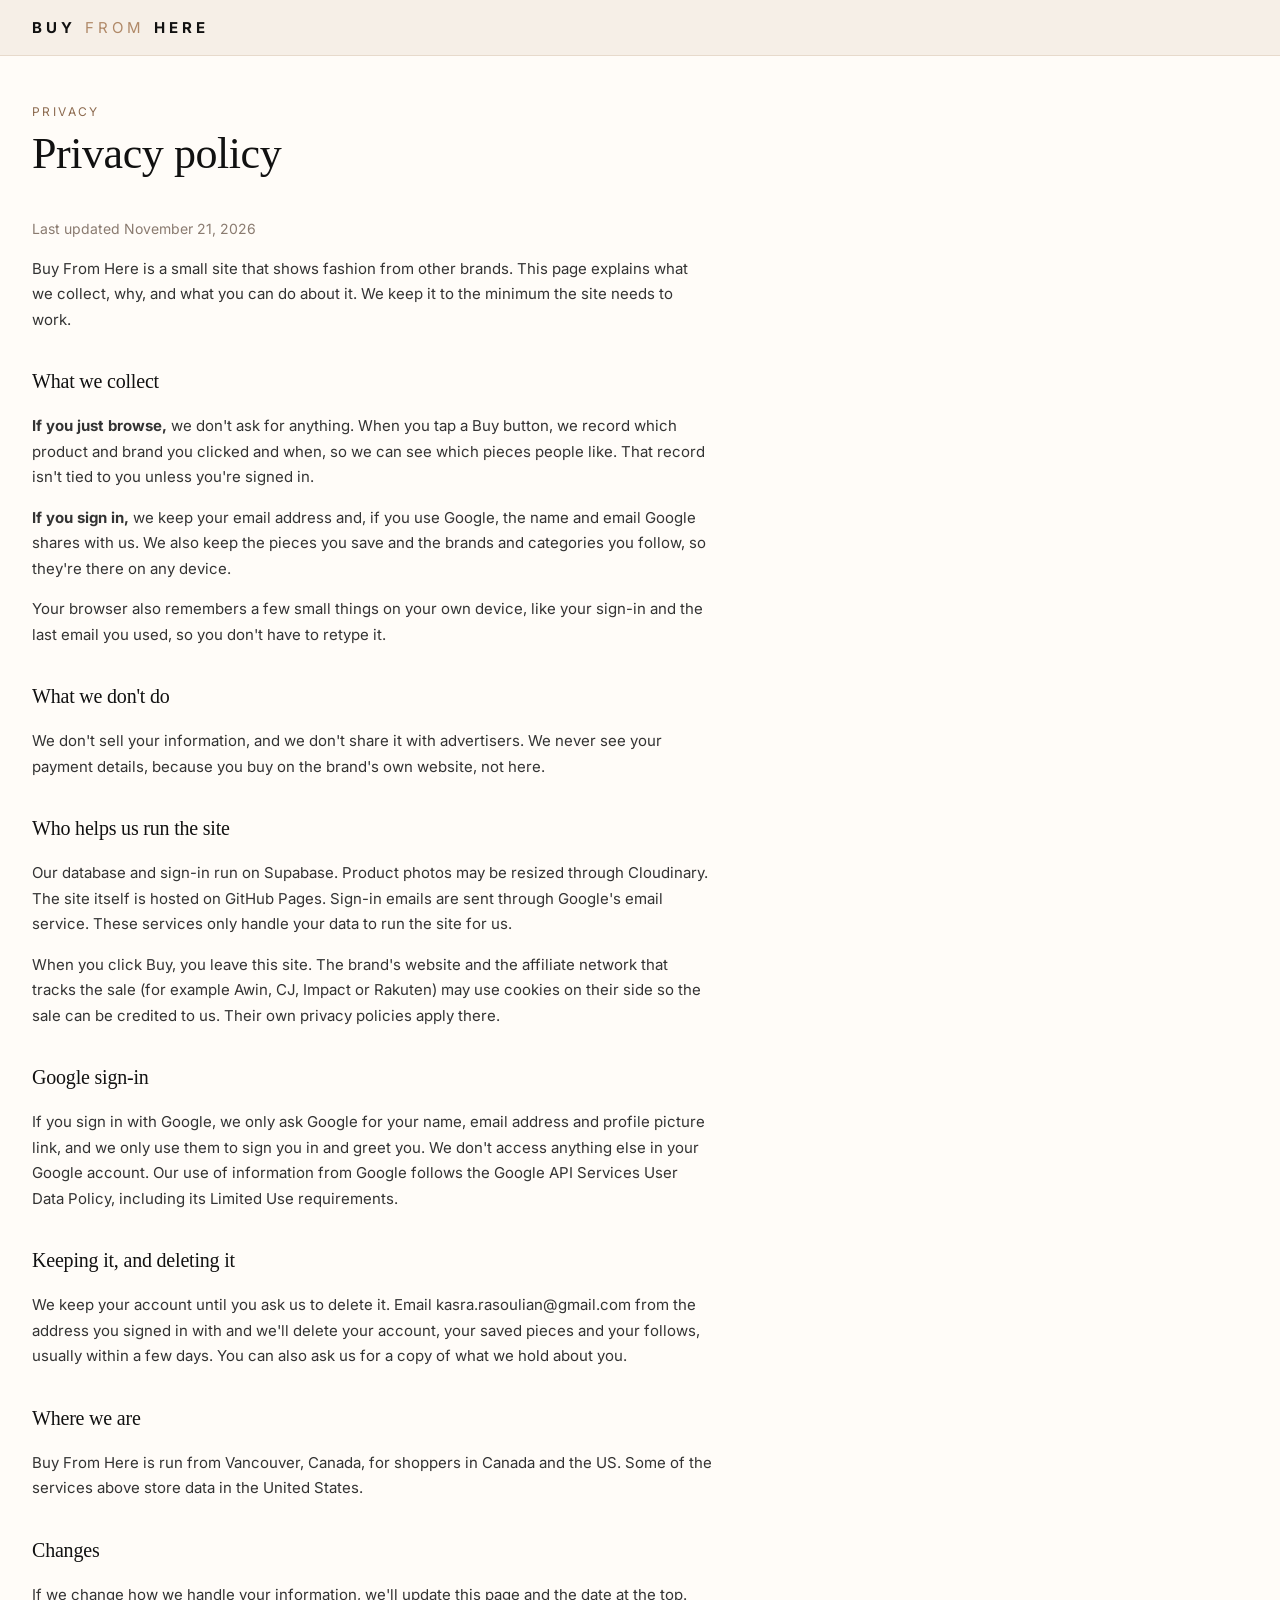
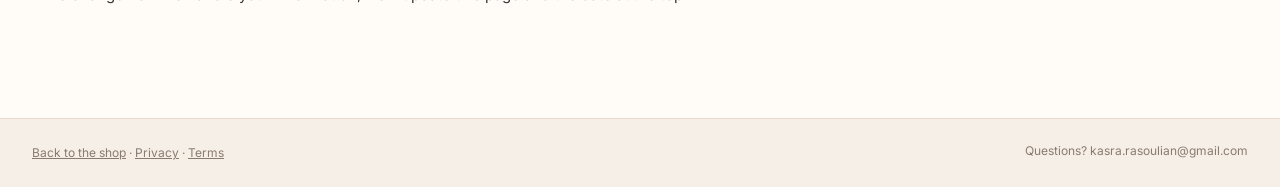
<file: privacy.html>
<!doctype html>
<html lang="en">
<head>
  <meta charset="utf-8">
  <meta name="viewport" content="width=device-width, initial-scale=1">
  <title>Privacy policy — Buy From Here</title>
  <link rel="preconnect" href="https://fonts.googleapis.com">
  <link href="https://fonts.googleapis.com/css2?family=Inter:wght@400;500;600;700&display=swap" rel="stylesheet">
  <link rel="stylesheet" href="style.css?v=202611212310">
</head>
<body>
  <header class="site-header"><div class="wrap header-row"><a href="./" class="logo">Buy <span>From</span> Here</a></div></header>
  <main class="wrap"><div class="home"><section class="intro"><div><p class="eyebrow">Privacy</p><h1>Privacy policy</h1></div></section>
  <div class="prose">
  <p class="muted">Last updated November 21, 2026</p>
  <p>Buy From Here is a small site that shows fashion from other brands. This page explains what we collect, why, and what you can do about it. We keep it to the minimum the site needs to work.</p>

  <h2>What we collect</h2>
  <p><strong>If you just browse,</strong> we don't ask for anything. When you tap a Buy button, we record which product and brand you clicked and when, so we can see which pieces people like. That record isn't tied to you unless you're signed in.</p>
  <p><strong>If you sign in,</strong> we keep your email address and, if you use Google, the name and email Google shares with us. We also keep the pieces you save and the brands and categories you follow, so they're there on any device.</p>
  <p>Your browser also remembers a few small things on your own device, like your sign-in and the last email you used, so you don't have to retype it.</p>

  <h2>What we don't do</h2>
  <p>We don't sell your information, and we don't share it with advertisers. We never see your payment details, because you buy on the brand's own website, not here.</p>

  <h2>Who helps us run the site</h2>
  <p>Our database and sign-in run on Supabase. Product photos may be resized through Cloudinary. The site itself is hosted on GitHub Pages. Sign-in emails are sent through Google's email service. These services only handle your data to run the site for us.</p>
  <p>When you click Buy, you leave this site. The brand's website and the affiliate network that tracks the sale (for example Awin, CJ, Impact or Rakuten) may use cookies on their side so the sale can be credited to us. Their own privacy policies apply there.</p>

  <h2>Google sign-in</h2>
  <p>If you sign in with Google, we only ask Google for your name, email address and profile picture link, and we only use them to sign you in and greet you. We don't access anything else in your Google account. Our use of information from Google follows the Google API Services User Data Policy, including its Limited Use requirements.</p>

  <h2>Keeping it, and deleting it</h2>
  <p>We keep your account until you ask us to delete it. Email kasra.rasoulian@gmail.com from the address you signed in with and we'll delete your account, your saved pieces and your follows, usually within a few days. You can also ask us for a copy of what we hold about you.</p>

  <h2>Where we are</h2>
  <p>Buy From Here is run from Vancouver, Canada, for shoppers in Canada and the US. Some of the services above store data in the United States.</p>

  <h2>Changes</h2>
  <p>If we change how we handle your information, we'll update this page and the date at the top.</p>
  </div></div></main>
  <footer class="site-footer"><div class="wrap footer-row"><span><a href="./" class="underline">Back to the shop</a> · <a href="privacy.html" class="underline">Privacy</a> · <a href="terms.html" class="underline">Terms</a></span><span>Questions? kasra.rasoulian@gmail.com</span></div></footer>
</body>
</html>
</file>
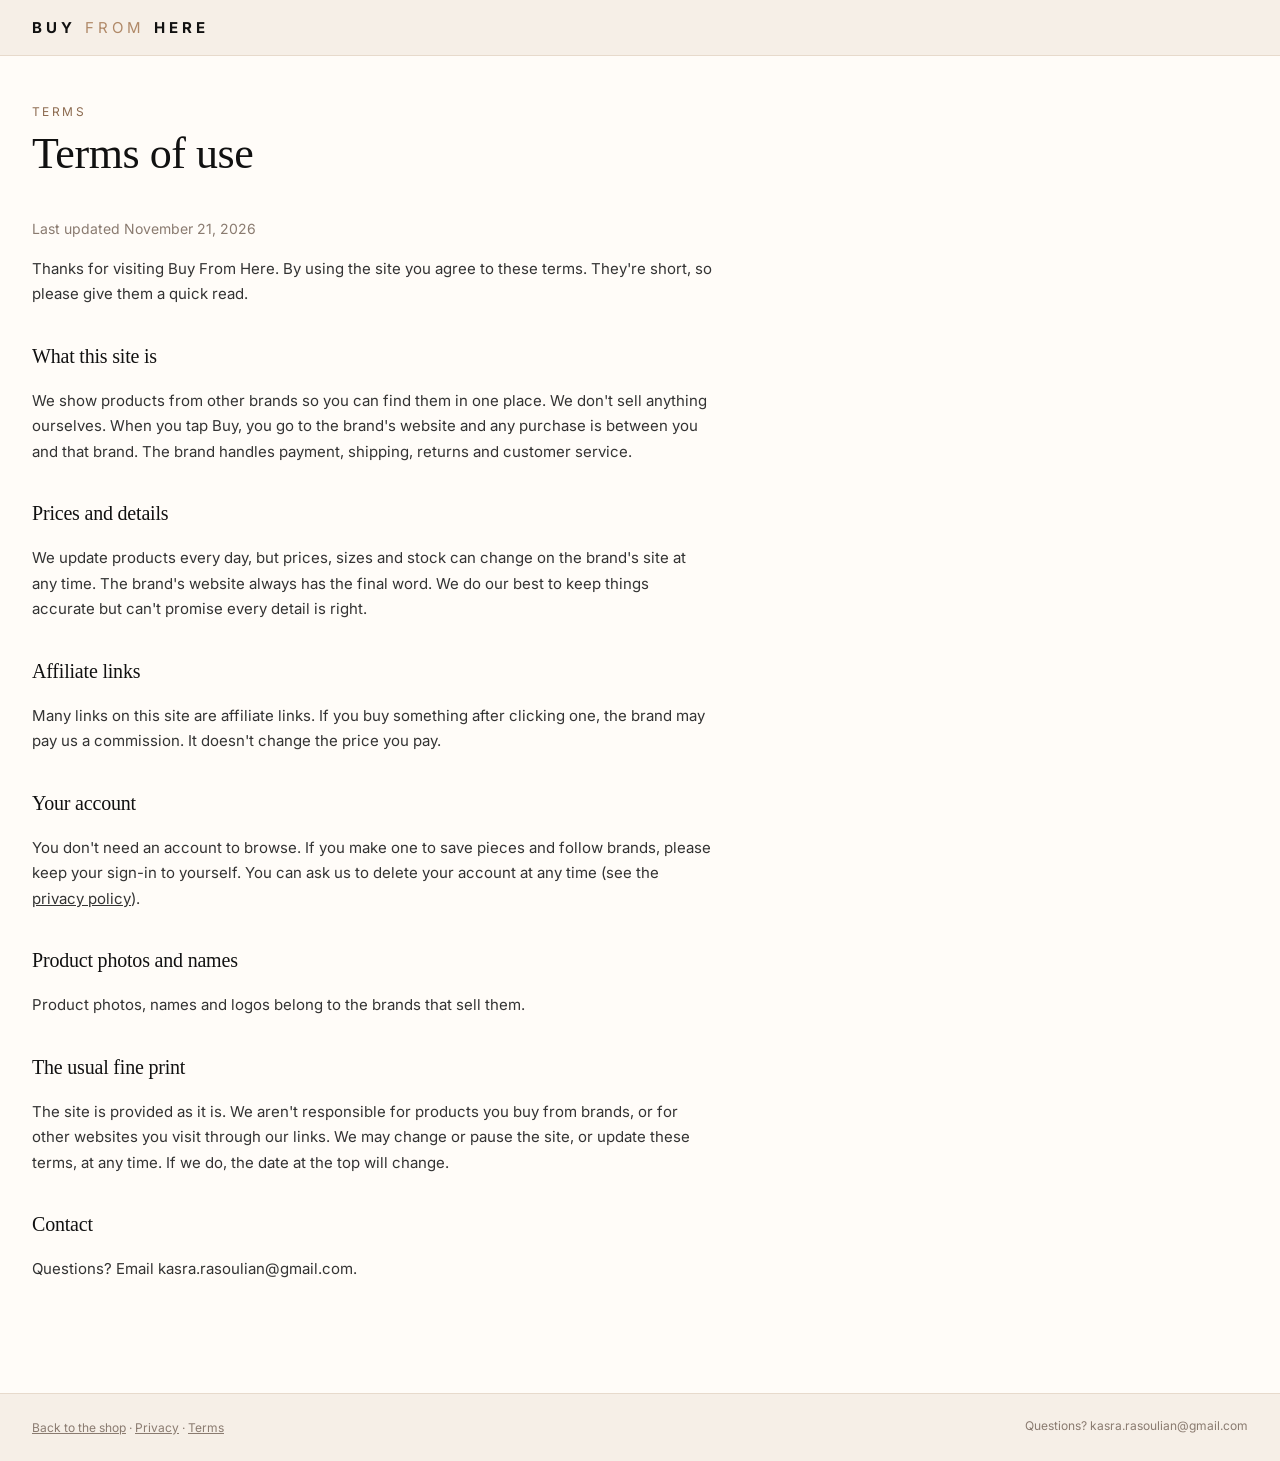
<file: terms.html>
<!doctype html>
<html lang="en">
<head>
  <meta charset="utf-8">
  <meta name="viewport" content="width=device-width, initial-scale=1">
  <title>Terms of use — Buy From Here</title>
  <link rel="preconnect" href="https://fonts.googleapis.com">
  <link href="https://fonts.googleapis.com/css2?family=Inter:wght@400;500;600;700&display=swap" rel="stylesheet">
  <link rel="stylesheet" href="style.css?v=202611212310">
</head>
<body>
  <header class="site-header"><div class="wrap header-row"><a href="./" class="logo">Buy <span>From</span> Here</a></div></header>
  <main class="wrap"><div class="home"><section class="intro"><div><p class="eyebrow">Terms</p><h1>Terms of use</h1></div></section>
  <div class="prose">
  <p class="muted">Last updated November 21, 2026</p>
  <p>Thanks for visiting Buy From Here. By using the site you agree to these terms. They're short, so please give them a quick read.</p>

  <h2>What this site is</h2>
  <p>We show products from other brands so you can find them in one place. We don't sell anything ourselves. When you tap Buy, you go to the brand's website and any purchase is between you and that brand. The brand handles payment, shipping, returns and customer service.</p>

  <h2>Prices and details</h2>
  <p>We update products every day, but prices, sizes and stock can change on the brand's site at any time. The brand's website always has the final word. We do our best to keep things accurate but can't promise every detail is right.</p>

  <h2>Affiliate links</h2>
  <p>Many links on this site are affiliate links. If you buy something after clicking one, the brand may pay us a commission. It doesn't change the price you pay.</p>

  <h2>Your account</h2>
  <p>You don't need an account to browse. If you make one to save pieces and follow brands, please keep your sign-in to yourself. You can ask us to delete your account at any time (see the <a href="privacy.html" class="underline">privacy policy</a>).</p>

  <h2>Product photos and names</h2>
  <p>Product photos, names and logos belong to the brands that sell them.</p>

  <h2>The usual fine print</h2>
  <p>The site is provided as it is. We aren't responsible for products you buy from brands, or for other websites you visit through our links. We may change or pause the site, or update these terms, at any time. If we do, the date at the top will change.</p>

  <h2>Contact</h2>
  <p>Questions? Email kasra.rasoulian@gmail.com.</p>
  </div></div></main>
  <footer class="site-footer"><div class="wrap footer-row"><span><a href="./" class="underline">Back to the shop</a> · <a href="privacy.html" class="underline">Privacy</a> · <a href="terms.html" class="underline">Terms</a></span><span>Questions? kasra.rasoulian@gmail.com</span></div></footer>
</body>
</html>
</file>
<file: style.css>
* { box-sizing: border-box; }
body { margin: 0; font-family: Inter, system-ui, sans-serif; color: #111; background: #fff; }
a { color: #111; text-decoration: none; }
a:hover { color: #555; }
.sr { position: absolute; width: 1px; height: 1px; overflow: hidden; clip: rect(0 0 0 0); white-space: nowrap; }
.wrap { max-width: 1360px; margin: 0 auto; padding-left: 32px; padding-right: 32px; }

/* Header */
.site-header { border-bottom: 1px solid #e6e6e6; position: sticky; top: 0; background: #fff; z-index: 2; }
.header-row { display: flex; flex-wrap: wrap; align-items: center; gap: 24px; padding-top: 18px; padding-bottom: 18px; }
.logo { font-size: 15px; font-weight: 700; letter-spacing: .28em; text-transform: uppercase; white-space: nowrap; }
.logo span { font-weight: 400; }
.nav { display: flex; gap: 22px; font-size: 14px; }
.nav a { color: #6b6b6b; }
.nav a.active { color: #111; font-weight: 600; border-bottom: 1px solid #111; padding-bottom: 2px; }
.search { flex: 1 1 240px; min-width: 0; }
.search input { width: 100%; height: 44px; border: 1px solid #e0e0e0; border-radius: 22px; padding: 0 20px; font: inherit; font-size: 14px; background: #f6f6f6; color: #111; outline: none; }
.search input:focus { border-color: #111; background: #fff; }

/* Buttons */
.btn { height: 44px; padding: 0 22px; border-radius: 22px; font: inherit; font-size: 14px; font-weight: 600; cursor: pointer; border: 1px solid #dcdcdc; background: #fff; color: #111; }
.btn-dark { border-color: #111; background: #111; color: #fff; }
.chip { height: 44px; padding: 0 18px; border-radius: 22px; font: inherit; font-size: 13px; font-weight: 500; cursor: pointer; border: 1px solid #dcdcdc; background: #fff; color: #111; }
.chip[aria-pressed="true"] { border-color: #111; background: #111; color: #fff; }

/* Home */
.home { padding: 48px 0 96px; }
.intro { display: flex; flex-wrap: wrap; align-items: flex-end; justify-content: space-between; gap: 24px; margin-bottom: 40px; }
.eyebrow { margin: 0 0 12px; font-size: 12px; letter-spacing: .2em; text-transform: uppercase; color: #6b6b6b; }
h1 { margin: 0; font-size: 44px; line-height: 1.05; font-weight: 600; letter-spacing: -.02em; }
.chips { display: flex; flex-wrap: wrap; gap: 8px; }
.feed { column-width: 280px; column-gap: 20px; }
.pin { display: block; break-inside: avoid; margin-bottom: 28px; }
.pin-meta { display: flex; align-items: center; gap: 10px; padding: 12px 2px 0; font-size: 13px; }
.pin-meta strong { font-weight: 600; }
.pin-meta span:last-child { color: #6b6b6b; margin-left: auto; }
.dot { display: block; position: relative; box-sizing: border-box; width: 26px; height: 26px; min-width: 26px; border-radius: 50%; border: 1px solid #ddd; flex: 0 0 auto; background-size: cover; background-position: center; }

/* Image tile (placeholder or real image) */
.img { border-radius: 14px; overflow: hidden; display: flex; align-items: flex-end; padding: 16px; transition: opacity .2s; position: relative; }
.img img { position: absolute; inset: 0; width: 100%; height: 100%; object-fit: cover; }
.img .label { font-size: 11px; letter-spacing: .18em; text-transform: uppercase; position: relative; }
a:hover .img { opacity: .88; }

/* Profile */
.profile { padding: 64px 0 96px; }
.back { display: inline-flex; align-items: center; gap: 8px; min-height: 44px; font-size: 14px; color: #6b6b6b; }
.hero { display: flex; flex-direction: column; align-items: center; text-align: center; gap: 16px; margin: 16px 0 48px; }
.avatar { width: 132px; height: 132px; border-radius: 50%; border: 1px solid #ddd; background-size: cover; background-position: center; }
.hero h1 { font-size: 40px; margin-top: 8px; }
.by { margin: 0; font-size: 14px; color: #6b6b6b; }
.by a { font-weight: 600; }
.bio { margin: 4px 0 0; max-width: 460px; font-size: 15px; line-height: 1.6; color: #333; }
.actions { display: flex; gap: 10px; margin-top: 12px; }
.tabs { display: flex; justify-content: center; gap: 36px; border-bottom: 1px solid #e6e6e6; margin-bottom: 40px; }
.tab { min-height: 44px; padding: 0 2px; background: none; border: 0; border-bottom: 2px solid transparent; margin-bottom: -1px; font: inherit; font-size: 14px; font-weight: 500; color: #6b6b6b; cursor: pointer; }
.tab[aria-pressed="true"] { border-bottom-color: #111; font-weight: 600; color: #111; }
.grid { display: grid; grid-template-columns: repeat(auto-fill, minmax(280px, 1fr)); gap: 20px; }
.grid .img { aspect-ratio: 4 / 5; }
.grid p { margin: 12px 2px 0; font-size: 13px; color: #6b6b6b; }
.empty { text-align: center; color: #6b6b6b; font-size: 14px; padding: 80px 0; }

/* Footer */
.site-footer { border-top: 1px solid #e6e6e6; }
.footer-row { display: flex; flex-wrap: wrap; justify-content: space-between; gap: 12px; padding-top: 24px; padding-bottom: 24px; font-size: 12px; color: #6b6b6b; }

.dir-count { margin: 0; font-size: 13px; color: #6b6b6b; }
.dir-grid { display: grid; grid-template-columns: repeat(auto-fill, minmax(240px, 1fr)); gap: 32px 24px; margin-bottom: 64px; }
.dir-card { display: block; }
.dir-card .img { border-radius: 14px; overflow: hidden; aspect-ratio: 3 / 4; height: auto !important; }
.dir-card .img img { width: 100%; height: 100%; object-fit: cover; display: block; transition: transform .4s ease; }
.dir-card:hover .img img { transform: scale(1.03); }
.dir-meta { display: flex; align-items: center; gap: 10px; margin-top: 12px; }
.dir-meta .dot { width: 32px; height: 32px; min-width: 32px; }
.dir-meta > div, .look-who > span:last-child { min-width: 0; }
.dir-meta strong { display: block; font-size: 14px; font-weight: 600; }
.dir-meta span:not(.dot) { font-size: 12px; color: #6b6b6b; }
@media (max-width: 640px) {
  .wrap { padding-left: 16px; padding-right: 16px; }
  h1 { font-size: 32px; }
  .feed { column-width: 160px; column-gap: 12px; }
}


/* Shared bits */
[hidden] { display: none !important; }
.muted { color: #6b6b6b; font-size: 14px; }
.panel { border: 1px solid #e6e6e6; border-radius: 16px; padding: 28px; background: #fff; min-width: 0; }
.narrow { max-width: 440px; margin: 40px auto; }
.panel h1 { font-size: 32px; margin: 0 0 8px; }
.stack { display: flex; flex-direction: column; gap: 10px; margin-top: 20px; }
.stack label { font-size: 13px; font-weight: 600; }
.field { height: 44px; border: 1px solid #dcdcdc; border-radius: 10px; padding: 0 14px; font: inherit; font-size: 14px; background: #fff; color: #111; }
.field:focus { outline: 2px solid #111; outline-offset: 1px; }
.link { background: none; border: 0; padding: 4px 0; font: inherit; font-size: 13px; color: #111; text-decoration: underline; cursor: pointer; }
.link:disabled { color: #6b6b6b; text-decoration: none; cursor: default; }
.link.danger { color: #8a1c1c; }

/* Dialogs */
.dialog { border: 1px solid #111; border-radius: 16px; padding: 28px; width: min(440px, calc(100vw - 32px)); }
.dialog::backdrop { background: rgba(0,0,0,.35); }
.dialog h2 { font-size: 22px; font-weight: 600; }
.icon-btn { width: 32px; height: 32px; border: 1px solid #dcdcdc; border-radius: 8px; background: #fff; color: #111; font: inherit; font-size: 15px; cursor: pointer; }
.icon-btn:disabled { color: #bbb; cursor: default; }
.icon-btn:not(:disabled):hover { border-color: #111; }

/* Google sign-in */
.google-btn { width: 100%; display: inline-flex; align-items: center; justify-content: center; gap: 10px; margin-top: 20px; }
.google-btn:hover { border-color: #111; }
.divider { display: flex; align-items: center; gap: 12px; margin: 20px 0 12px; color: #6b6b6b; font-size: 12px; text-transform: uppercase; letter-spacing: .14em; }
.divider::before, .divider::after { content: ""; flex: 1; height: 1px; background: #e6e6e6; }

.thumb { width: 48px; height: 48px; border-radius: 8px; background: #f0f0f0 center / cover no-repeat; border: 1px solid #e6e6e6; flex: none; }
.thumb.big { width: 80px; height: 80px; }
.grow { flex: 1 1 auto; min-width: 0; }

/* Product pop-up (from the look pop-up) */
.look-dialog { border: 0; padding: 0; border-radius: 18px; width: min(1080px, calc(100vw - 32px)); max-height: calc(100vh - 48px); overflow: hidden; }
.look-dialog::backdrop, .cart-dialog::backdrop { background: rgba(0,0,0,.55); }
.look { display: flex; flex-wrap: wrap; max-height: calc(100vh - 48px); }
.look-img { flex: 1 1 420px; min-width: 0; background: #f2f2f0; display: flex; align-items: center; justify-content: center; max-height: calc(100vh - 48px); }
.look-img img { display: block; max-width: 100%; max-height: calc(100vh - 48px); object-fit: contain; }
.look-side { flex: 1 1 340px; min-width: 0; padding: 28px; display: flex; flex-direction: column; overflow: auto; max-height: calc(100vh - 48px); box-sizing: border-box; }
.look-head { display: flex; align-items: center; justify-content: space-between; gap: 12px; }
.look-head h2 { margin: 0; font-size: 22px; font-weight: 600; }
.look-who { display: flex; align-items: center; gap: 12px; font-size: 15px; }
.look-who .dot { width: 44px; height: 44px; min-width: 44px; }
.close-btn { width: 44px; height: 44px; font-size: 24px; line-height: 1; }
.look-items { display: flex; flex-direction: column; border-top: 1px solid #e6e6e6; }
.add-btn { height: 40px; padding: 0 16px; font-size: 13px; white-space: nowrap; }
.add-btn.added { background: #fff; color: #111; border-color: #111; }

/* Brands page and shop cards */
.brand-label { font-size: 11px; letter-spacing: .16em; text-transform: uppercase; color: #6b6b6b; }
.brand-card { display: block; }
.brand-cover { display: grid; grid-template-columns: repeat(2, minmax(0, 1fr)); gap: 2px; aspect-ratio: 1 / 1; border-radius: 14px; overflow: hidden; background: #f2f2f0; }
.brand-cover img { width: 100%; height: 100%; object-fit: cover; display: block; }
.brand-cover img:only-child { grid-column: 1 / -1; grid-row: 1 / -1; }
.brand-cover-empty { display: flex; align-items: center; justify-content: center; padding: 24px; text-align: center; }
.brand-cover-empty span { font-size: 26px; font-weight: 600; letter-spacing: .06em; text-transform: uppercase; }
.brand-card:hover .brand-cover { opacity: .9; }
.brand-hero { gap: 10px; }
.shop-grid { display: grid; grid-template-columns: repeat(auto-fill, minmax(220px, 1fr)); gap: 24px; }
.shop-card { display: flex; flex-direction: column; gap: 10px; }
.shop-photo { width: 100%; aspect-ratio: 4 / 5; object-fit: cover; border-radius: 12px; background: #f2f2f0; display: block; }
.shop-photo-empty { display: flex; align-items: center; justify-content: center; color: #6b6b6b; font-size: 12px; letter-spacing: .16em; text-transform: uppercase; }
.shop-info { display: flex; flex-direction: column; gap: 2px; font-size: 14px; }
.shop-info .price { font-weight: 600; margin-top: 4px; }
.shop-card .add-btn { align-self: flex-start; }
.section-h { font-size: 22px; font-weight: 600; margin: 56px 0 20px; }

/* Following */
.nav-count { display: inline-flex; align-items: center; justify-content: center; min-width: 18px; height: 18px; padding: 0 5px; margin-left: 6px; border-radius: 9px; background: #111; color: #fff; font-size: 11px; font-weight: 600; vertical-align: 1px; }
.following-list { display: flex; flex-wrap: wrap; gap: 8px; margin: -12px 0 32px; }
.follow-chip { display: inline-flex; align-items: center; gap: 10px; border: 1px solid #dcdcdc; border-radius: 22px; padding: 0 14px; min-height: 40px; font-size: 13px; font-weight: 500; }
.follow-chip .link { font-size: 12px; color: #6b6b6b; }
.pin { position: relative; }
.new-badge { position: absolute; z-index: 1; top: 12px; left: 12px; background: #111; color: #fff; font-size: 11px; font-weight: 600; letter-spacing: .12em; text-transform: uppercase; border-radius: 12px; padding: 5px 10px; pointer-events: none; }

/* Toast */
.toast { position: fixed; left: 50%; bottom: 24px; transform: translateX(-50%); background: #111; color: #fff; padding: 12px 18px; border-radius: 12px; font-size: 14px; z-index: 50; max-width: calc(100vw - 32px); transition: opacity .6s; }
.toast.out { opacity: 0; }

/* Welcome back */
.welcome-pop { position: fixed; top: 16px; left: 50%; z-index: 60; transform: translate(-50%, -12px); opacity: 0; background: #111; color: #fff; font-size: 14px; font-weight: 600; letter-spacing: .02em; padding: 12px 20px; border-radius: 24px; pointer-events: none; transition: opacity .3s, transform .3s; max-width: calc(100vw - 32px); }
.welcome-pop.in { opacity: 1; transform: translate(-50%, 0); }
@media (prefers-reduced-motion: reduce) { .welcome-pop { transition: none; } }
.welcome-pop .wave { display: inline-block; margin-left: 2px; }

/* Unified sign-in */
.si { display: flex; flex-direction: column; gap: 14px; }
.si-close-row { display: flex; justify-content: flex-end; margin: -8px -8px 0 0; }
.si-title { margin: 0; font-size: 24px; font-weight: 600; }
.si-why { margin: 0; }
.si-q { margin: 6px 0 0; font-size: 15px; font-weight: 600; }
.si-roles { display: grid; grid-template-columns: 1fr; gap: 10px; }
.si-role { display: flex; align-items: center; gap: 14px; text-align: left; min-height: 72px; padding: 14px 16px; border: 1px solid #dcdcdc; border-radius: 14px; background: #fff; color: #111; font: inherit; font-size: 15px; cursor: pointer; }
.si-role:hover, .si-role:focus-visible { border-color: #111; box-shadow: inset 0 0 0 1px #111; outline: none; }
.si-role > span { display: flex; flex-direction: column; gap: 2px; }
.si-role .muted { font-size: 13px; }
.si-note { margin: 0; font-size: 12px; text-align: center; }
.si-back { align-self: flex-start; padding: 0; font-size: 13px; color: #6b6b6b; text-decoration: none; min-height: 32px; }
.si .google-btn { margin-top: 4px; }

/* Shop: clickable pictures */
.pin-open { display: block; width: 100%; padding: 0; border: 0; background: none; cursor: zoom-in; text-align: left; position: relative; border-radius: 14px; }
.pin-open:focus-visible { outline: 2px solid #111; outline-offset: 3px; }
.pin-open:hover .img { opacity: .9; }
.shop-badge { position: absolute; left: 12px; bottom: 12px; background: #fff; color: #111; font-size: 12px; font-weight: 600; border-radius: 14px; padding: 5px 10px; display: inline-flex; align-items: center; gap: 6px; }
.pin-meta a { display: contents; }

/* ---------- Buy From Here additions ---------- */
.underline { text-decoration: underline; color: inherit; }
.btn-link { display: inline-flex; align-items: center; justify-content: center; }
.saved-btn { display: inline-flex; align-items: center; gap: 8px; padding: 0 16px; }
.cart-count { min-width: 20px; height: 20px; border-radius: 10px; background: #111; color: #fff; font-size: 12px; display: inline-flex; align-items: center; justify-content: center; padding: 0 6px; }
.site-footer a.underline:hover { color: #111; }
.footer-row > span:first-child { max-width: 720px; line-height: 1.6; }

/* Category chips scroll sideways on small screens */
.cat-chips { display: flex; gap: 8px; overflow-x: auto; padding-bottom: 4px; margin: -8px 0 32px; scrollbar-width: none; }
.cat-chips::-webkit-scrollbar { display: none; }
.cat-chips .chip { flex: none; display: inline-flex; align-items: center; }

/* Product pins */
.pin-photo { position: relative; display: block; border-radius: 14px; overflow: hidden; background: #f2f2f0; }
.pin-photo img { display: block; width: 100%; height: auto; }
.ph { display: flex; flex-direction: column; justify-content: flex-end; gap: 6px; padding: 18px; }
.ph .label { font-size: 11px; letter-spacing: .18em; text-transform: uppercase; }
.ph .ph-name { font-size: 20px; font-weight: 600; letter-spacing: -.01em; line-height: 1.15; }
.pin-info { display: flex; flex-direction: column; gap: 2px; padding: 10px 2px 0; font-size: 13px; }
.pin-info .brand-label { font-size: 10px; }
.pin-info strong { font-weight: 500; }
.price { font-weight: 600; }
.price s { color: #6b6b6b; font-weight: 400; margin-left: 6px; }
.price .sale { color: #111; }
.heart { position: absolute; top: 10px; right: 10px; z-index: 1; width: 40px; height: 40px; border-radius: 50%; border: 0; background: rgba(255,255,255,.92); color: #111; display: inline-flex; align-items: center; justify-content: center; cursor: pointer; }
.heart:hover { background: #fff; }
.heart[aria-pressed="true"] svg { fill: #111; }
.heart:focus-visible { outline: 2px solid #111; outline-offset: 2px; }
.tag { position: absolute; left: 10px; top: 10px; z-index: 1; background: #111; color: #fff; font-size: 11px; font-weight: 600; letter-spacing: .1em; text-transform: uppercase; border-radius: 12px; padding: 5px 10px; pointer-events: none; }
.tag.light { background: #fff; color: #111; border: 1px solid #ddd; }
.sold-out .pin-photo img, .sold-out .pin-photo .ph { opacity: .45; }
.more-row { display: flex; justify-content: center; margin-top: 16px; }

/* Shop cards (grid view) reuse the pin pieces */
.shop-card { position: relative; }
.shop-card .pin-photo { aspect-ratio: 4 / 5; }
.shop-card .pin-photo img { height: 100%; object-fit: cover; }
.shop-card .ph { height: 100%; }

/* Product pop-up */
.look-img { position: relative; }
.look-img .ph { width: 100%; height: 100%; min-height: 420px; }
.pd { display: flex; flex-direction: column; gap: 14px; min-height: 100%; }
.pd h2 { margin: 0; font-size: 26px; font-weight: 600; letter-spacing: -.01em; line-height: 1.2; }
.pd .price { font-size: 18px; }
.pd-brand { font-size: 12px; letter-spacing: .18em; text-transform: uppercase; color: #6b6b6b; }
.pd-brand:hover { color: #111; }
.pd-meta { display: flex; flex-wrap: wrap; gap: 8px; }
.pd-meta span { font-size: 12px; border: 1px solid #e0e0e0; border-radius: 12px; padding: 4px 10px; color: #444; }
.pd-desc { margin: 0; font-size: 14px; line-height: 1.6; color: #333; }
.buy-btn { width: 100%; height: 52px; border-radius: 26px; display: inline-flex; align-items: center; justify-content: center; gap: 8px; font-size: 15px; }
.buy-btn:hover { color: #fff; background: #333; }
.buy-btn[aria-disabled="true"] { background: #6b6b6b; border-color: #6b6b6b; pointer-events: none; }
.pd-actions { display: flex; gap: 10px; }
.pd-actions .btn { flex: 1; }
.disclosure { margin: 0; font-size: 12px; line-height: 1.5; color: #6b6b6b; }
.pd-more { margin-top: 8px; border-top: 1px solid #e6e6e6; padding-top: 16px; }
.pd-more h3 { margin: 0 0 12px; font-size: 13px; font-weight: 600; }
.pd-more-row { display: grid; grid-template-columns: repeat(3, minmax(0, 1fr)); gap: 10px; }
.pd-more-row button { padding: 0; border: 0; background: none; cursor: pointer; text-align: left; font: inherit; font-size: 12px; color: #111; }
.pd-more-row .pin-photo { aspect-ratio: 4 / 5; border-radius: 10px; }
.pd-more-row .pin-photo img { height: 100%; object-fit: cover; }
.pd-more-row .ph { height: 100%; padding: 8px; }
.pd-more-row .ph .ph-name { font-size: 12px; }
.pd-more-row span.n { display: block; margin-top: 6px; white-space: nowrap; overflow: hidden; text-overflow: ellipsis; }

/* Pages with a heading and a follow button */
.page-head { display: flex; flex-wrap: wrap; align-items: flex-end; justify-content: space-between; gap: 20px; margin-bottom: 28px; }
.page-head .bio { margin-top: 12px; }
.prose { max-width: 680px; font-size: 15px; line-height: 1.7; color: #333; }
.prose h2 { font-size: 20px; margin: 32px 0 8px; color: #111; }
@media (max-width: 640px) {
  .header-row { gap: 12px; }
  .logo { order: 1; margin-right: auto; font-size: 13px; letter-spacing: .22em; }
  .saved-btn { order: 2; padding: 0 12px; }
  #account-btn { order: 3; padding: 0 16px; }
  .nav { order: 4; flex-basis: 100%; }
  .search { order: 5; flex-basis: 100%; }
  .look-img .ph { min-height: 300px; }
  .pd-more-row { grid-template-columns: repeat(3, minmax(0, 1fr)); }
}

/* ---------- Cream palette (matches the shopper emails) ----------
   Warm white page, cream header and footer, sand details, camel for Buy and saved hearts.
   Black stays for the main text, the logo and the dark buttons. */
:root {
  --cream: #F6EFE7; --paper: #FFFCF8; --sand: #EADBCB; --sand-soft: #F3EAE0;
  --camel: #B08968; --camel-dark: #8C6A4F; --espresso: #3B302A; --taupe: #8A7B70; --line: #E7DACC;
}
body { background: var(--paper); }
.site-header { background: var(--cream); border-bottom-color: var(--line); }
.logo span { color: var(--camel); }
.nav a { color: var(--taupe); }
.nav a.active { color: #111; }
.search input { background: var(--paper); border-color: var(--line); }
.search input:focus { border-color: var(--camel); background: #fff; }
.btn, .chip { border-color: var(--line); background: var(--paper); }
.btn:hover, .chip:hover { border-color: var(--camel); }
.btn-dark, .chip[aria-pressed="true"] { background: #111; border-color: #111; }
.btn-dark:hover { border-color: #111; }

/* serif headings, like the emails */
h1, .pd h2, .si-title, .prose h2 { font-family: Georgia, 'Times New Roman', serif; font-weight: 400; letter-spacing: -.01em; }
.eyebrow, .brand-label, .pd-brand { color: var(--camel-dark); }
.muted, .dir-count, .pin-meta span:last-child, .dir-meta span:not(.dot) { color: var(--taupe); }

/* product cards */
.pin-photo, .look-img, .brand-cover, .shop-photo { background: var(--sand-soft); }
.price s { color: var(--taupe); }
.price .sale { color: var(--camel-dark); }
.tag { background: var(--camel); }
.tag.light { background: var(--paper); color: var(--camel-dark); border-color: var(--line); }
.heart { background: rgba(255,252,248,.94); }
.heart[aria-pressed="true"] { color: var(--camel); }
.heart[aria-pressed="true"] svg { fill: var(--camel); }
.cart-count, .nav-count { background: var(--camel); }

/* product pop-up */
.buy-btn { background: var(--camel); border-color: var(--camel); }
.buy-btn:hover { background: var(--camel-dark); border-color: var(--camel-dark); color: #fff; }
.pd-meta span { background: var(--sand-soft); border-color: var(--line); color: var(--espresso); }
.disclosure { color: var(--taupe); }
.pd-more { border-top-color: var(--line); }

/* panels, dialogs, follow chips */
.panel { background: var(--cream); border-color: var(--line); }
.dialog { border-color: var(--line); background: var(--paper); }
.follow-chip { border-color: var(--line); background: var(--paper); }
.divider::before, .divider::after { background: var(--line); }

/* footer as a soft sand band */
.site-footer { background: var(--cream); border-top-color: var(--line); }
.footer-row { color: var(--taupe); }

/* toasts and welcome banner in espresso instead of pure black */
.toast, .welcome-pop { background: var(--espresso); }

/* ---------- Product pop-up on phones ----------
   One scrolling sheet (photo + details) instead of a fixed box with a scroller hidden below the photo,
   a shorter photo so the Buy button is close to the top, and no scroll leaking to the page behind. */
html.modal-open, html.modal-open body { overflow: hidden; }
.look-dialog { overscroll-behavior: contain; }
@media (max-width: 640px) {
  .look-dialog {
    width: calc(100vw - 24px);
    max-height: calc(100vh - 40px); max-height: calc(100dvh - 40px);
    overflow-y: auto; -webkit-overflow-scrolling: touch; border-radius: 16px;
  }
  .look { flex-direction: column; flex-wrap: nowrap; max-height: none; }
  .look-img { flex: none; height: 40vh; height: 40dvh; max-height: none; }
  .look-img img { width: 100%; height: 100%; max-height: none; object-fit: contain; }
  .look-img .ph { min-height: 0; height: 100%; }
  .look-side { flex: none; max-height: none; overflow: visible; padding: 18px 20px 24px; }
  .pd { gap: 12px; }
  .pd h2 { font-size: 22px; }
  .buy-btn { height: 48px; }
}
#pd-name:focus { outline: none; }
@media (max-width: 640px) {
  .pd-actions .btn { padding: 0 10px; font-size: 14px; white-space: nowrap; }
}
</file>
